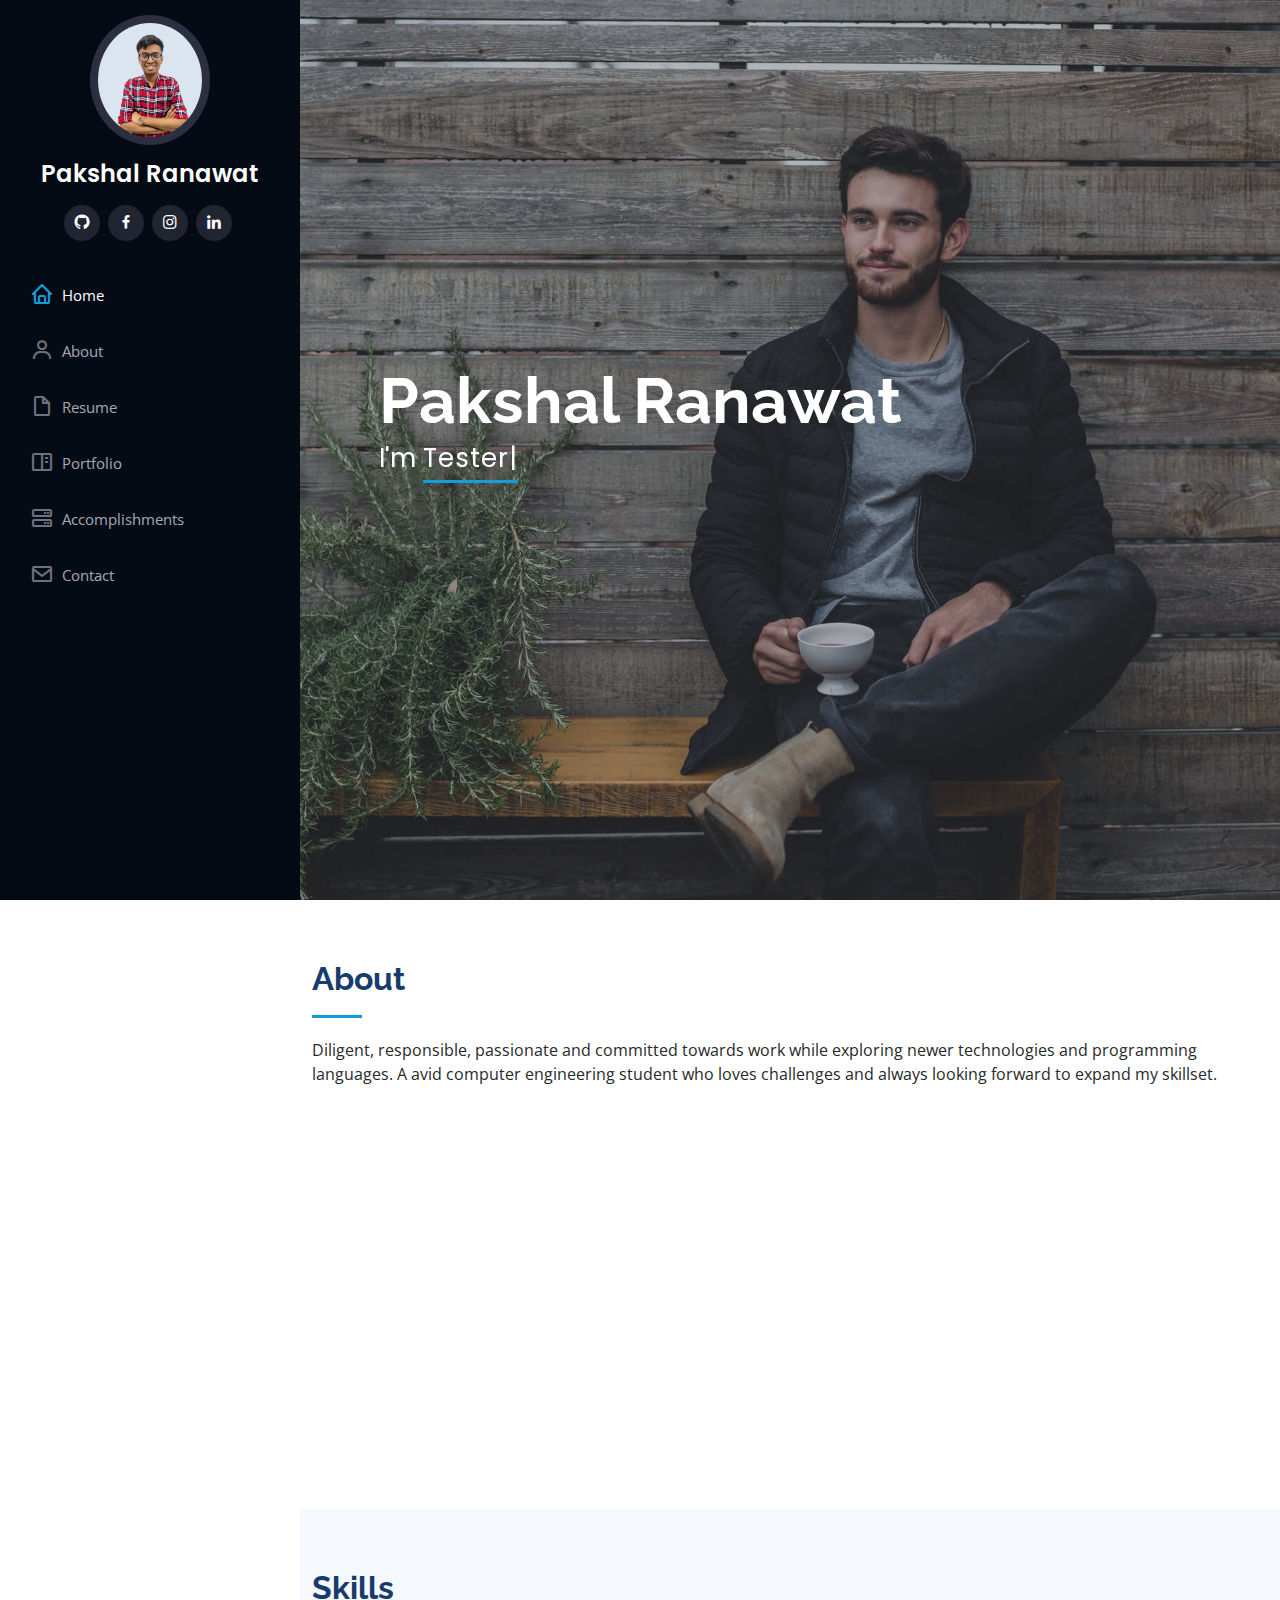
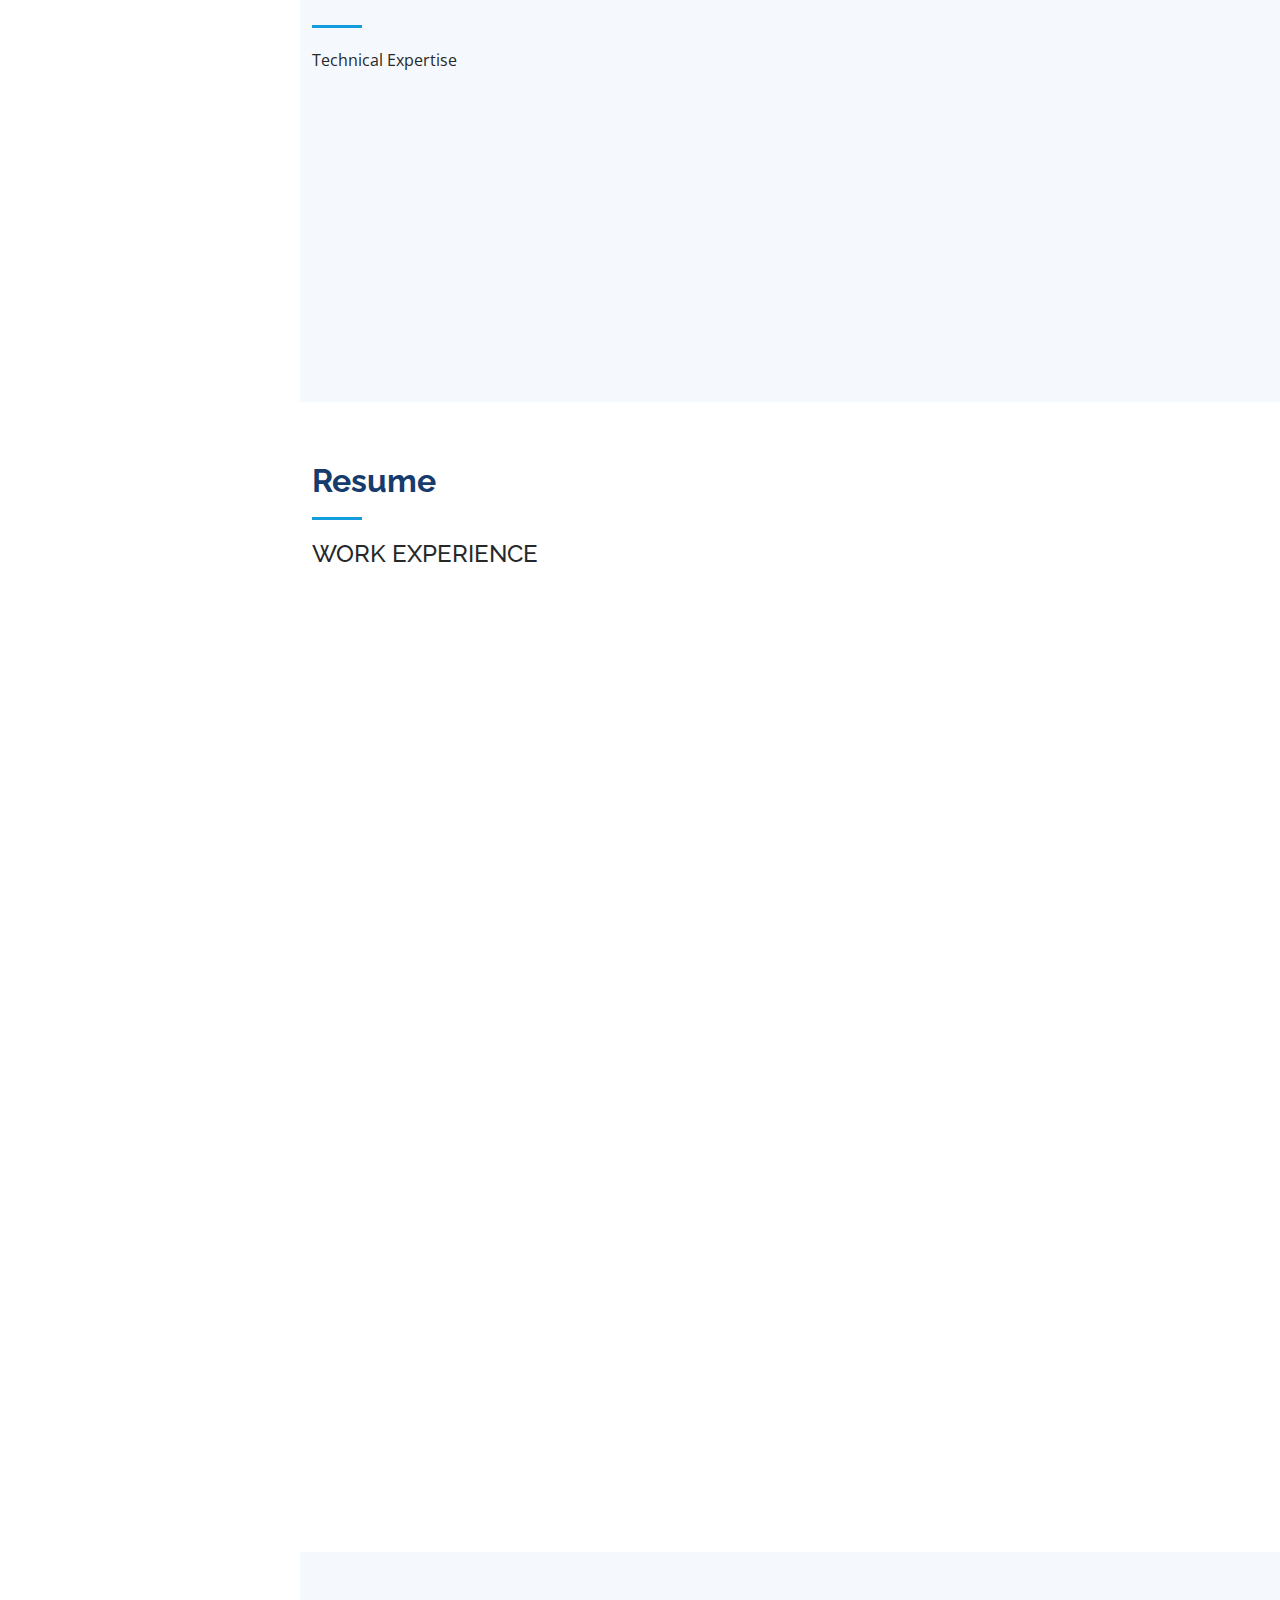
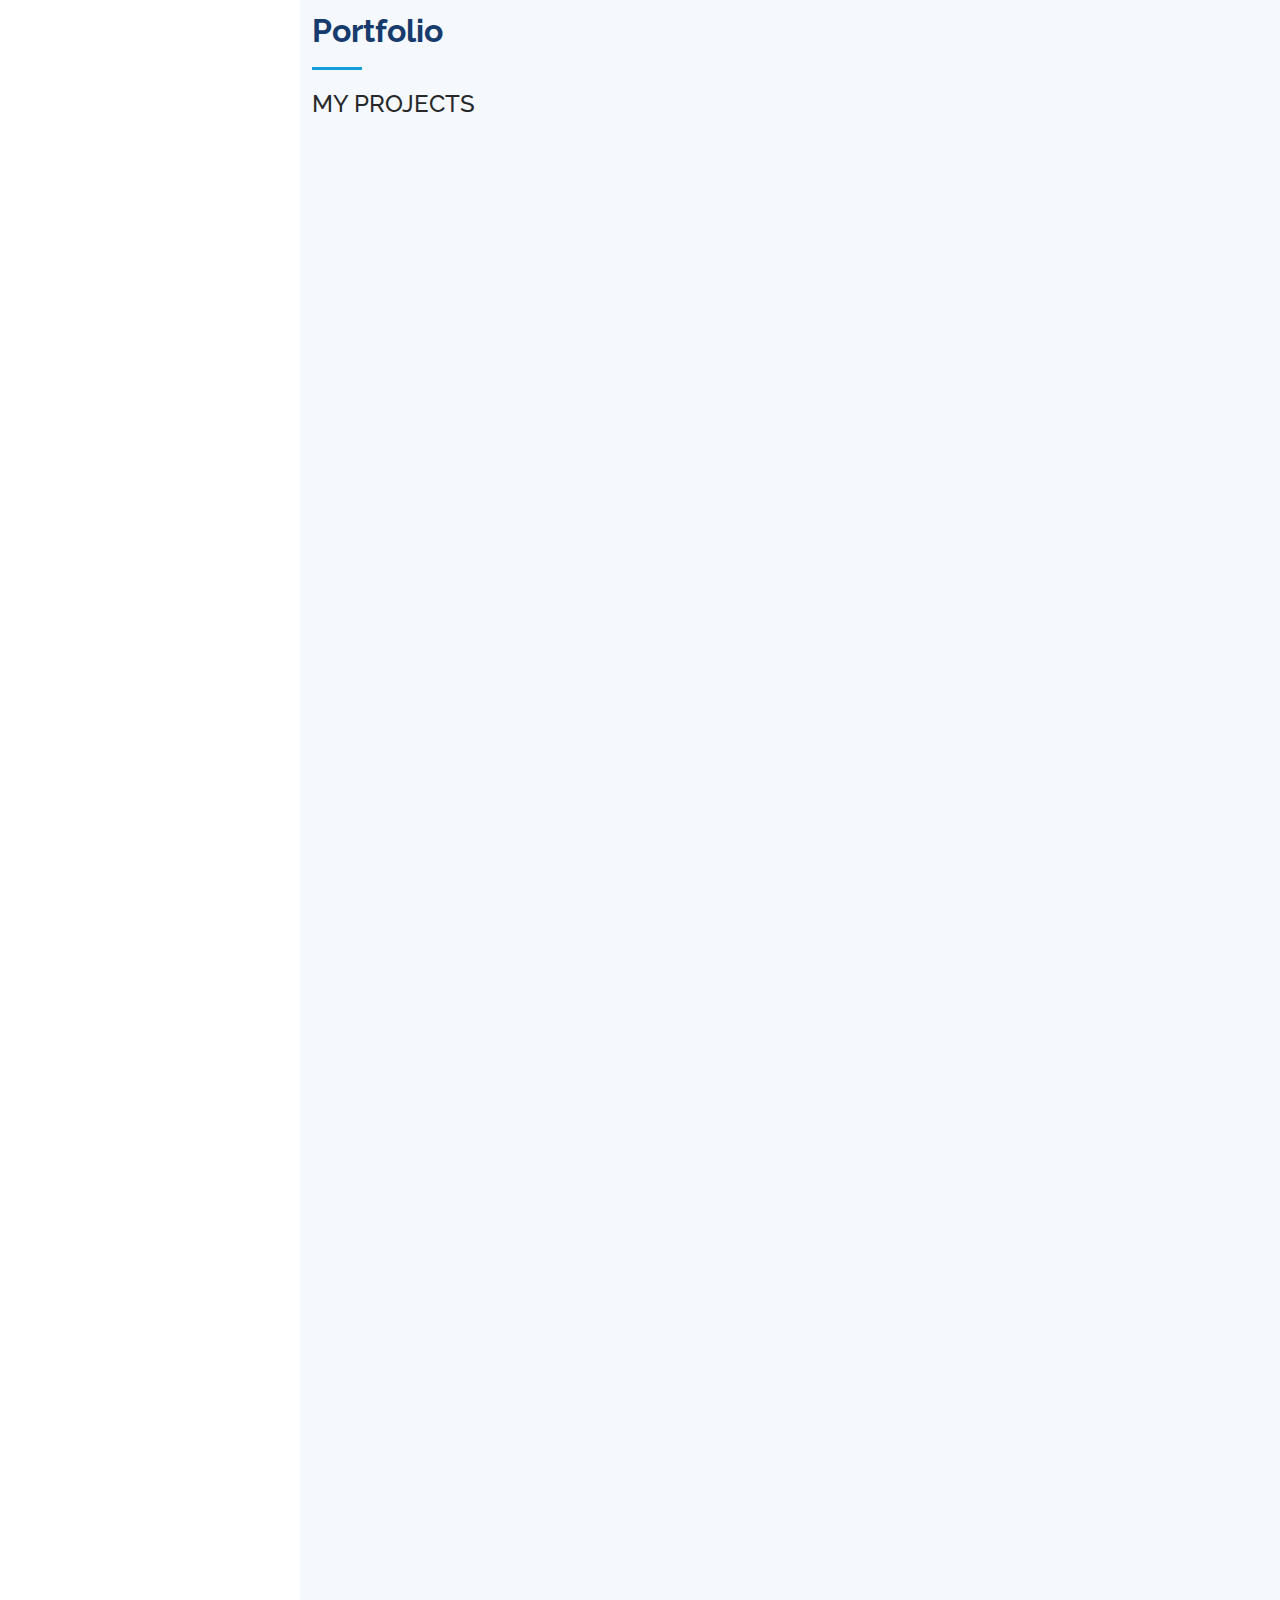
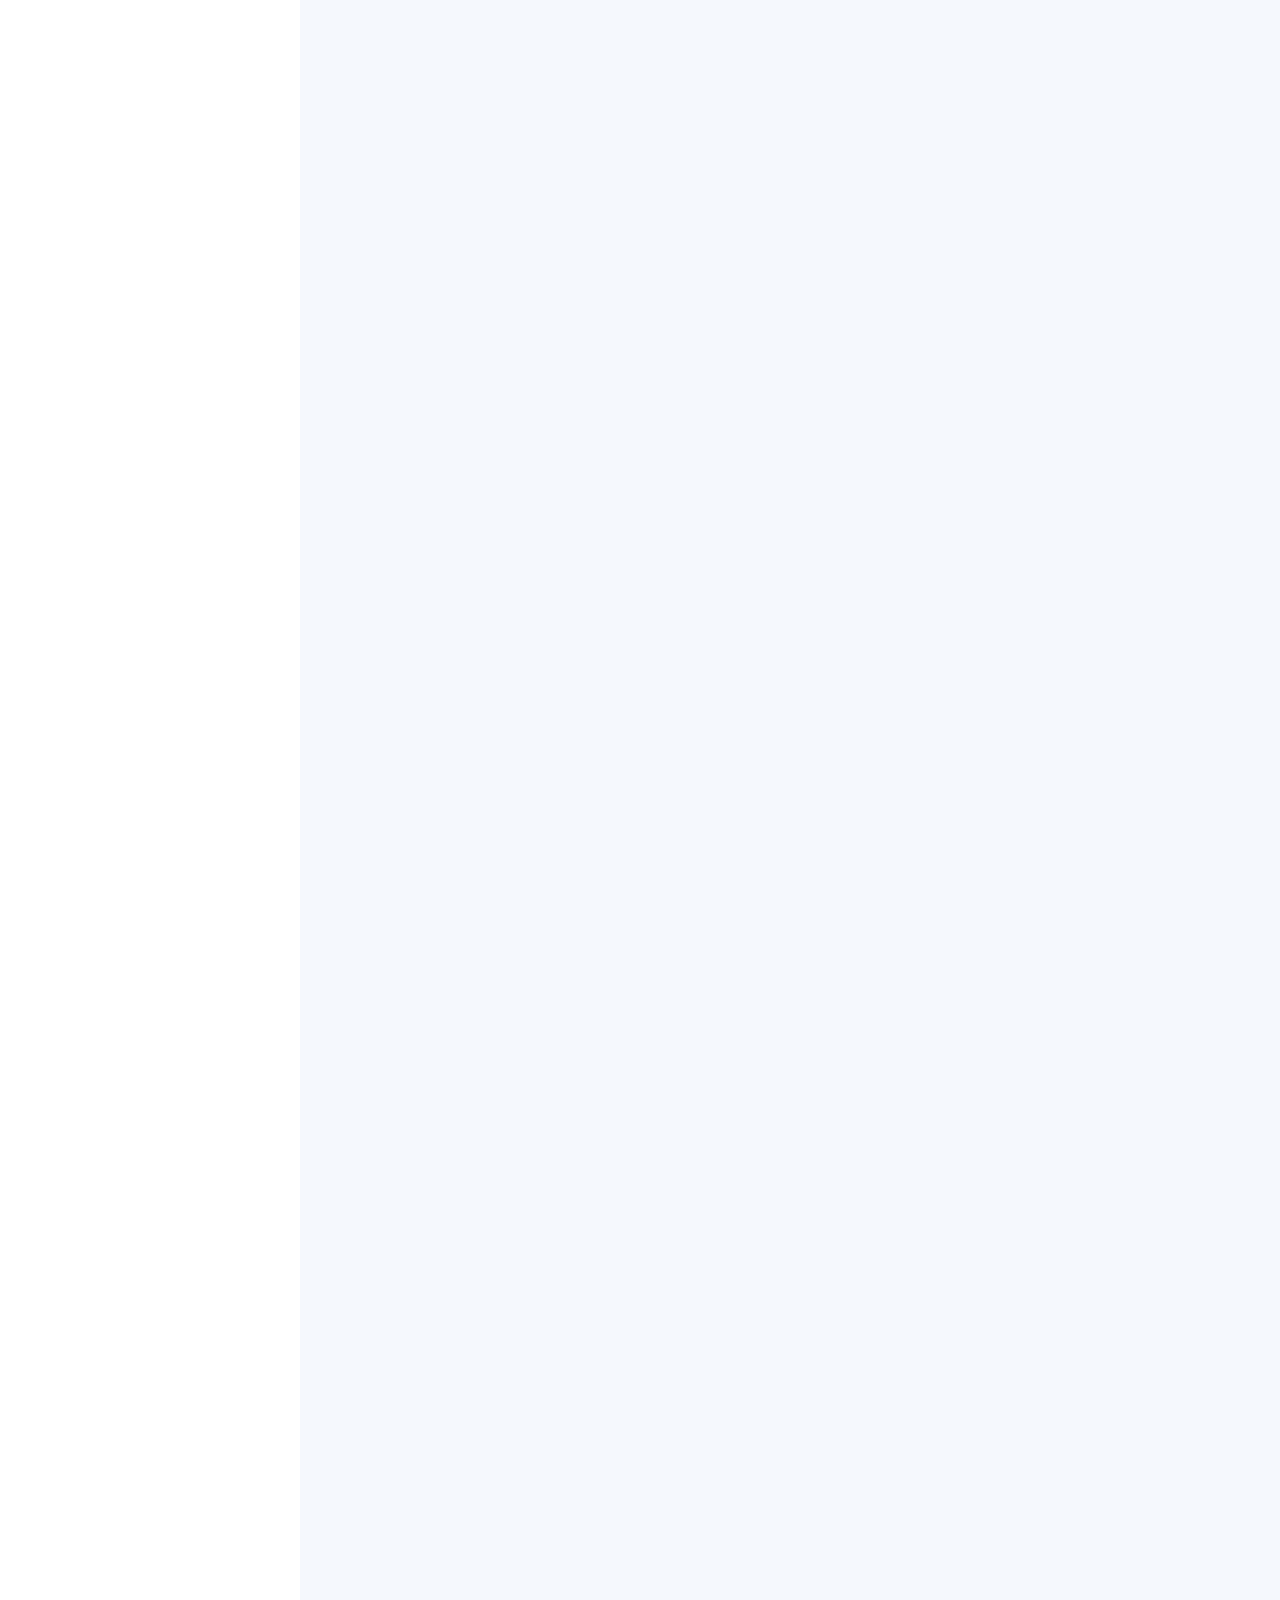
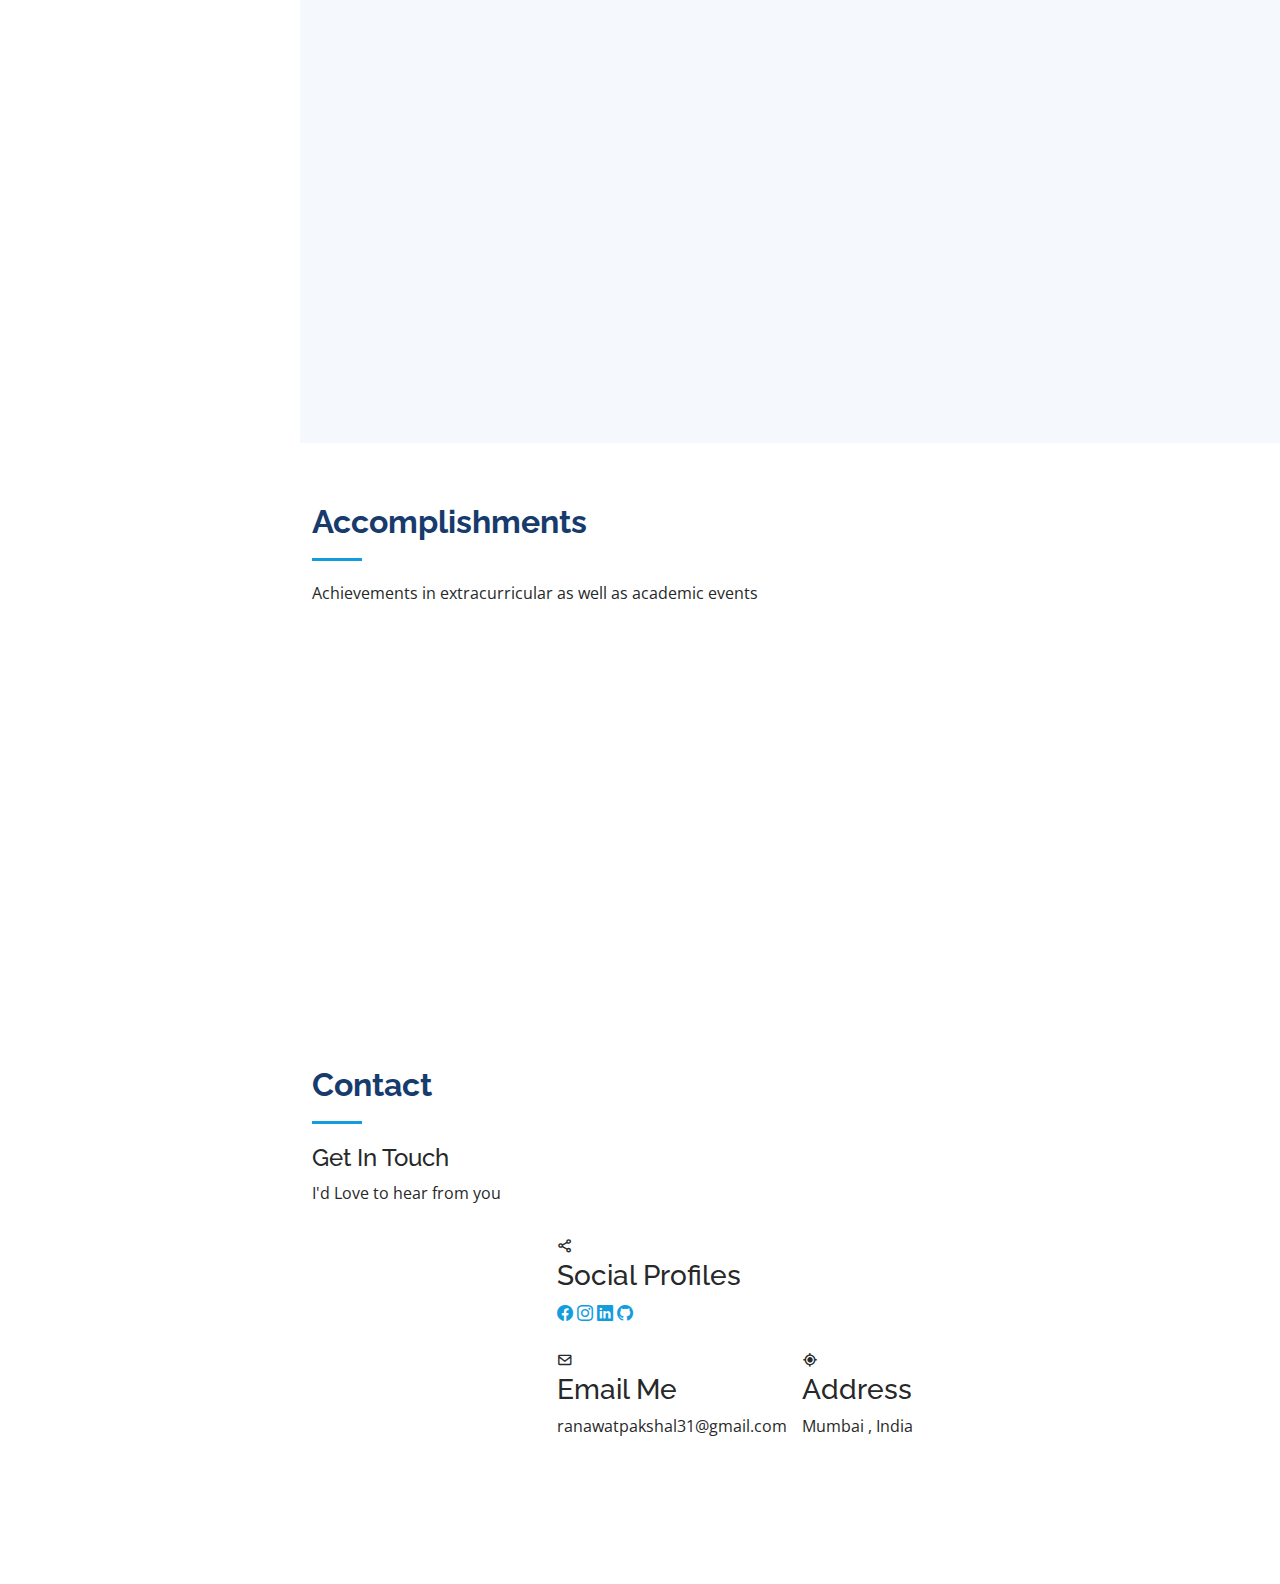
<file: index.html>
<!DOCTYPE html>
<html lang="en">

<head>
  <meta charset="utf-8">
  <meta content="width=device-width, initial-scale=1.0" name="viewport">

  <title>Pakshal Ranawat</title>
  <meta content="" name="description">
  <meta content="" name="keywords">

  <!-- Favicons -->
  <link href="assets/img/favicon.png" rel="icon">
  <link href="assets/img/apple-touch-icon.png" rel="apple-touch-icon">

  <!-- Google Fonts -->
  <link href="https://fonts.googleapis.com/css?family=Open+Sans:300,300i,400,400i,600,600i,700,700i|Raleway:300,300i,400,400i,500,500i,600,600i,700,700i|Poppins:300,300i,400,400i,500,500i,600,600i,700,700i" rel="stylesheet">

  <!-- Vendor CSS Files -->
  <link href="assets/vendor/aos/aos.css" rel="stylesheet">
  <link href="assets/vendor/bootstrap/css/bootstrap.min.css" rel="stylesheet">
  <link href="assets/vendor/bootstrap-icons/bootstrap-icons.css" rel="stylesheet">
  <link href="assets/vendor/boxicons/css/boxicons.min.css" rel="stylesheet">
  <link href="assets/vendor/glightbox/css/glightbox.min.css" rel="stylesheet">
  <link href="assets/vendor/swiper/swiper-bundle.min.css" rel="stylesheet">

  <!-- Template Main CSS File -->
  <link href="assets/css/style.css" rel="stylesheet">

  <!-- =======================================================
  * Template Name: iPortfolio - v3.8.1
  * Template URL: https://bootstrapmade.com/iportfolio-bootstrap-portfolio-websites-template/
  * Author: BootstrapMade.com
  * License: https://bootstrapmade.com/license/
  ======================================================== -->
</head>

<body>

  <!-- ======= Mobile nav toggle button ======= -->
  <i class="bi bi-list mobile-nav-toggle d-xl-none"></i>

  <!-- ======= Header ======= -->
  <header id="header">
    <div class="d-flex flex-column">

      <div class="profile">
        <img src="assets/img/smallprofile.png" alt="" class="img-fluid rounded-circle">
        <h1 class="text-light"><a href="index.html">Pakshal Ranawat</a></h1>
        <div class="social-links mt-3 text-center">
          <a href="https://github.com/PAKSHAL31" class="github" target="_blank"><i class="bx bxl-github"></i></a>
          <a href="https://www.facebook.com/pakshal.pakshal.9" class="facebook" target="_blank"><i class="bx bxl-facebook"></i></a>
          <a href="https://www.instagram.com/pakshal31/" class="instagram" target="_blank"><i class="bx bxl-instagram"></i></a>
          <!-- <a href="#" class="google-plus"><i class="bx bxl-skype"></i></a> -->
          <a href="https://www.linkedin.com/in/pakshal-ranawat-16400420a" class="linkedin" target="_blank"><i class="bx bxl-linkedin"></i></a>
        </div>
      </div>

      <nav id="navbar" class="nav-menu navbar">
        <ul>
          <li><a href="#hero" class="nav-link scrollto active"><i class="bx bx-home"></i> <span>Home</span></a></li>
          <li><a href="#about" class="nav-link scrollto"><i class="bx bx-user"></i> <span>About</span></a></li>
          <li><a href="#resume" class="nav-link scrollto"><i class="bx bx-file-blank"></i> <span>Resume</span></a></li>
          <li><a href="#portfolio" class="nav-link scrollto"><i class="bx bx-book-content"></i> <span>Portfolio</span></a></li>
          <li><a href="#services" class="nav-link scrollto"><i class="bx bx-server"></i> <span>Accomplishments</span></a></li>
          <li><a href="#contact" class="nav-link scrollto"><i class="bx bx-envelope"></i> <span>Contact</span></a></li>
        </ul>
      </nav><!-- .nav-menu -->
    </div>
  </header><!-- End Header -->

  <!-- ======= Hero Section ======= -->
  <section id="hero" class="d-flex flex-column justify-content-center align-items-center">
    <div class="hero-container" data-aos="fade-in">
      <h1>Pakshal Ranawat</h1>
      <p>I'm <span class="typed" data-typed-items="Tester, Full-Stack Developer, Programmer"></span></p>
    </div>
  </section><!-- End Hero -->

  <main id="main">

    <!-- ======= About Section ======= -->
    <section id="about" class="about">
      <div class="container">

        <div class="section-title">
          <h2>About</h2>
          <p>
            Diligent, responsible, passionate and committed towards work while exploring newer technologies and programming languages. A avid computer engineering student who 
            loves challenges and always looking forward to expand my skillset.
          </p>
        </div>

        <div class="row">
          <div class="col-lg-4" data-aos="fade-right">
            <img src="assets/img/smallprofile.png" class="img-fluid" alt="">
          </div>
          <div class="col-lg-8 pt-4 pt-lg-0 content" data-aos="fade-left">
            <h3>Computer Engineer &amp; Graduate Tester.</h3>
            <p class="fst-italic">
              Adaptive, visionary and a creative person, always looking forward to new endeavours.
            </p>
            <div class="row">
              <div class="col-lg-6">
                <ul>
                  <li><i class="bi bi-chevron-right"></i> <strong>Birthday:</strong> <span>31 August 2000</span></li>
                  <li><i class="bi bi-chevron-right"></i> <strong>Website:</strong> <span>www.example.com</span></li>
                  <li><i class="bi bi-chevron-right"></i> <strong>Phone:</strong> <span>+91 8291800167</span></li>
                  <li><i class="bi bi-chevron-right"></i> <strong>City:</strong> <span>Mumbai, India</span></li>
                </ul>
              </div>
              <div class="col-lg-6">
                <ul>
                  <li><i class="bi bi-chevron-right"></i> <strong>Age:</strong> <span>22</span></li>
                  <li><i class="bi bi-chevron-right"></i> <strong>Degree:</strong> <span>Bachelor of Engineering</span></li>
                  <li><i class="bi bi-chevron-right"></i> <strong>Email:</strong> <span>ranawatpakshal31@gmail.com</span></li>
                </ul>
              </div>
            </div>
            <p>
             Recent Universiy Graduate with a B.E in Computer Science. I am a problem solver and an excellent communicator who is eager to demonstrate my worth and talent. I try to focus on developing scallable and well-documented code.
            </p>
          </div>
        </div>

      </div>
    </section><!-- End About Section -->


    <!-- ======= Skills Section ======= -->
    <section id="skills" class="skills section-bg">
      <div class="container">

        <div class="section-title">
          <h2>Skills</h2>
          <p>Technical Expertise</p>
        </div>

        <div class="row skills-content">

          <div class="col-lg-6" data-aos="fade-up">

            <div class="progress">
              <span class="skill">HTML <i class="val">80%</i></span>
              <div class="progress-bar-wrap">
                <div class="progress-bar" role="progressbar" aria-valuenow="80" aria-valuemin="0" aria-valuemax="100"></div>
              </div>
            </div>

            <div class="progress">
              <span class="skill">CSS <i class="val">80%</i></span>
              <div class="progress-bar-wrap">
                <div class="progress-bar" role="progressbar" aria-valuenow="80" aria-valuemin="0" aria-valuemax="100"></div>
              </div>
            </div>

            <div class="progress">
              <span class="skill">JavaScript <i class="val">75%</i></span>
              <div class="progress-bar-wrap">
                <div class="progress-bar" role="progressbar" aria-valuenow="75" aria-valuemin="0" aria-valuemax="100"></div>
              </div>
            </div>
            
            <div class="progress">
              <span class="skill">Problem Solving <i class="val">95%</i></span>
              <div class="progress-bar-wrap">
                <div class="progress-bar" role="progressbar" aria-valuenow="95" aria-valuemin="0" aria-valuemax="100"></div>
              </div>
            </div>

          </div>

          <div class="col-lg-6" data-aos="fade-up" data-aos-delay="100">

            <div class="progress">
              <span class="skill">Android Development <i class="val">80%</i></span>
              <div class="progress-bar-wrap">
                <div class="progress-bar" role="progressbar" aria-valuenow="80" aria-valuemin="0" aria-valuemax="100"></div>
              </div>
            </div>

            <div class="progress">
              <span class="skill">Java <i class="val">90%</i></span>
              <div class="progress-bar-wrap">
                <div class="progress-bar" role="progressbar" aria-valuenow="90" aria-valuemin="0" aria-valuemax="100"></div>
              </div>
            </div>

            <div class="progress">
              <span class="skill">C++ <i class="val">90%</i></span>
              <div class="progress-bar-wrap">
                <div class="progress-bar" role="progressbar" aria-valuenow="90" aria-valuemin="0" aria-valuemax="100"></div>
              </div>
            </div>

            <div class="progress">
              <span class="skill">Python<i class="val">65%</i></span>
              <div class="progress-bar-wrap">
                <div class="progress-bar" role="progressbar" aria-valuenow="65" aria-valuemin="0" aria-valuemax="100"></div>
              </div>
            </div>
          </div>

        </div>

      </div>
    </section><!-- End Skills Section -->

    <!-- ======= Resume Section ======= -->
    <section id="resume" class="resume">
      <div class="container">

        <div class="section-title">
          <h2>Resume</h2>
          <h4>WORK EXPERIENCE</h4>
          <p></p>
        </div>

        <div class="row">
          <div class="col-lg-6" data-aos="fade-up">

            <h3 class="resume-title">Education</h3>
            <div class="resume-item">
              <h4>Bachelor in Computer Engineering</h4>
              <h5>2018 - 2022</h5>
              <h5>CGPA : 9.78</h5>
              <p><em>Don Bosco Institute of Technology,India</em></p>
              <ul>
                <li>Academic Topper.</li>
                <li>Association of Computing Machinery (ACM) : Advisor(2021-22), Technical Team(2019-20). </li>
                <li>Taught C++ Language and other tools to the students of DBIT through workshops.</li>
                <li>Build official website of Training and Placement Cell as well as projects from NGOs and Organization.</li>
                <li>Lead Cordinator for the Department Day of Computer Branch for the Year 2021-22.</li>
                <li>Organizer, Developer & Mentor for Teknack Gaming Studio.</li>
                <li>Won many Intra-College Technical Competitions.</li>
              </ul>
            </div>
            <div class="resume-item">
              <h4>Class XII</h4>
              <h5>SSC</h5>
              <h5>2016 - 2018</h5>
              <p><em>Royal Junior College, India</em></p>
            </div>
            <div class="resume-item">
              <h4>Class X</h4>
              <h5>CBSE</h5>
              <h5>2015 - 2016</h5>
              <p><em>Holy Angels' School & Junior College, India</em></p>
              <p>  </p>
            </div>
          </div>
          <div class="col-lg-6" data-aos="fade-up" data-aos-delay="100">
            <h3 class="resume-title">Professional Experience</h3>
            <div class="resume-item">
              <h4>Association of Computing Machinery(ACM)</h4>
              <h5>Advisor (2021 - Present)</h5>
              <ul>
                <li>Helped in planing and conductiing various events for ACM - DBIT.</li>
                <li>One of the Head Co-ordinator for the flagship event (Teknack) of ACM - DBIT. </li>
                <li>Mentored the core team of ACM - DBIT . </li>
                <li>Organized, managed and lead various events, workshops and trainings for students of our Institute.</li>
              </ul>
              <h4>Association of Computing Machinery(ACM)</h4>
              <h5>Technical Team (Jul 2019 - May 2020)</h5>
              <ul>
                <li>Developed the official website for the student chapter.</li>
                <li>Helped the core team for conducting various events, workshops and helped in pre-events like installation and setup of softwares. </li>
              </ul>
            </div>
            <div class="resume-item">
              <h4>TEKNACK GAMING STUDIO</h4>
              <h5>2019 - 2021</h5>
              <p><em>Game Developer , Organizer & Mentor</em></p>
              <ul>
                <li>Developed Android Games using Unity Engine and C#.Names of the Game - Holesync & Shooty Balls - Destroy the Evil.</li>
                <li>Won Best Concept Game for Holesync in 2020.</li>
                <li>Mentored Students on how to Develop Game.</li>
                <li>Organizing Head of the event for the Year 2021-2022.</li>
              </ul>
            </div>
          </div>
        </div>

      </div>
    </section><!-- End Resume Section -->

    <!-- ======= Portfolio Section ======= -->
    <section id="portfolio" class="portfolio section-bg">
      <div class="container">

        <div class="section-title">
          <h2>Portfolio</h2>
          <h4>MY PROJECTS </h4>
        </div>

        <div class="row" data-aos="fade-up">
          <div class="col-lg-12 d-flex justify-content-center">
            <ul id="portfolio-flters">
              <li data-filter="*" class="filter-active">All</li>
              <li data-filter=".filter-app">App</li>
              <li data-filter=".filter-web">Web</li>
            </ul>
          </div>
        </div>

        <div class="row portfolio-container" data-aos="fade-up" data-aos-delay="100">

          <div class="col-lg-4 col-md-6 portfolio-item filter-app">
            <div class="portfolio-wrap">
              <img src="assets/img/Apps/Holesync/img5.jpg" class="img-fluid-port" alt="">
              <div class="portfolio-links">
                <a href="assets/img/Apps/Holesync/img5.jpg" data-gallery="portfolioGallery" class="portfolio-lightbox" title="HoleSync"><i class="bx bx-plus"></i></a>
                <a href="https://play.google.com/store/apps/details?id=com.Teknack.HoleSync" target="_blank" title="Holesync"><i class="bx bx-link"></i></a>
              </div>
            </div>
          </div>

          <!-- Remainng  -->
          <div class="col-lg-4 col-md-6 portfolio-item filter-web">
            <div class="portfolio-wrap">
              <img src="assets/img/WebPages/Job-Portal/img1.png" class="img-fluid-port" alt="">
              <div class="portfolio-links">
                <a href="assets/img/WebPages/Job-Portal/img1.png" data-gallery="portfolioGallery" class="portfolio-lightbox" title="Job-Portal Website"><i class="bx bx-plus"></i></a>
                <a href="portfolio-details.html" target="_blank" title="Link"><i class="bx bx-link-external"></i></a>
              </div>
            </div>
          </div>

          <div class="col-lg-4 col-md-6 portfolio-item filter-app">
            <div class="portfolio-wrap">
              <img src="assets/img/Apps/ShootyBalls/img2.jpg" class="img-fluid-port" alt="">
              <div class="portfolio-links">
                <a href="assets/img/Apps/ShootyBalls/img2.jpg" data-gallery="portfolioGallery" class="portfolio-lightbox" title="Shooty Balls - Destroy The Evil"><i class="bx bx-plus"></i></a>
                <a href="https://play.google.com/store/apps/details?id=com.Teknack.ShootyBalls" target="_blank" title="Shooty Balls"><i class="bx bx-link"></i></a>
              </div>
            </div>
          </div>

          <div class="col-lg-4 col-md-6 portfolio-item filter-web">
            <div class="portfolio-wrap">
              <img src="assets/img/WebPages/Shantighar/img1.png" class="img-fluid-port" alt="">
              <div class="portfolio-links">
                <a href="assets/img/WebPages/Shantighar/img1.png" data-gallery="portfolioGallery" class="portfolio-lightbox" title="Shantighar Society (NGO) Website"><i class="bx bx-plus"></i></a>
                <a href="https://shantigharandheri.com/" target="_blank" title="Website"><i class="bx bx-link-external"></i></a>
              </div>
            </div>
          </div>

          <div class="col-lg-4 col-md-6 portfolio-item filter-app">
            <div class="portfolio-wrap">
              <img src="assets/img/Apps/ywca/img1.png" class="img-fluid-port" alt="">
              <div class="portfolio-links">
                <a href="assets/img/Apps/ywca/img1.png" data-gallery="portfolioGallery" class="portfolio-lightbox" title="YWCA of Bombay Application"><i class="bx bx-plus"></i></a>
                <a href="https://play.google.com/store/apps/details?id=com.sevatech.ywca" target="_blank" title="YWCA of Bombay"><i class="bx bx-link"></i></a>
              </div>
            </div>
          </div>

          <div class="col-lg-4 col-md-6 portfolio-item filter-web">
            <div class="portfolio-wrap">
              <img src="assets/img/WebPages/Placement/img1.png" class="img-fluid-port" alt="">
              <div class="portfolio-links">
                <a href="assets/img/WebPages/Placement/img1.png" data-gallery="portfolioGallery" class="portfolio-lightbox" title="DBIT Placement Website"><i class="bx bx-plus"></i></a>
                <a href="https://placement.dbit.in/" target="_blank" title="Website"><i class="bx bx-link-external"></i></a>
              </div>
            </div>
          </div>


          <div class="col-lg-4 col-md-6 portfolio-item filter-app">
            <div class="portfolio-wrap">
              <img src="assets/img/Apps/xchange/logo.png" class="img-fluid-port" alt="">
              <div class="portfolio-links">
                <a href="assets/img/Apps/xchange/logo.png" data-gallery="portfolioGallery" class="portfolio-lightbox" title="XChange Application"><i class="bx bx-plus"></i></a>
                <a href="portfolio-details.html" target="_parent" title="More Details"><i class="bx bx-link"></i></a>
              </div>
            </div>
          </div>

        </div>

      </div>
    </section><!-- End Portfolio Section -->

    <!-- ======= Services Section ======= -->
    <section id="services" class="services">
      <div class="container">

        <div class="section-title">
          <h2>Accomplishments</h2>
          <p>Achievements in extracurricular as well as academic events</p>
        </div>

        <div class="row">
          <div class="col-lg-4 col-md-6 icon-box" data-aos="fade-up">
            <div class="icon"><i class="bi bi-laptop"></i></div>
            <h4 class="title">Technical Excellence</h4>
            <p class="description">Awarded for Technical Excellence during Academic Year 2018-2022</p>
          </div>
          <div class="col-lg-4 col-md-6 icon-box" data-aos="fade-up" data-aos-delay="100">
            <div class="icon"><i class="bi bi-trophy"></i></div>
            <h4 class="title">Maths-Physics Quiz 2019</h4>
            <p class="description">Secured 2<sup>nd</sup> position in Intra College Quiz Competition 2019</p>
          </div>
          <div class="col-lg-4 col-md-6 icon-box" data-aos="fade-up" data-aos-delay="200">
            <div class="icon"><i class="bi bi-code"></i></div>
            <h4 class="title">Swat The Bug 2020</h4>
            <p class="description">Secured 2<sup>nd</sup> position in Coding Competition 2020</p>
          </div>
          <div class="col-lg-4 col-md-6 icon-box" data-aos="fade-up" data-aos-delay="300">
            <div class="icon"><i class="bi bi-controller"></i></div>
            <h4 class="title">Best Concept Game 2020</h4>
            <p class="description">Won the Award for best Concept Game for Holesync</p>
          </div>
          <div class="col-lg-4 col-md-6 icon-box" data-aos="fade-up" data-aos-delay="400">
            <div class="icon"><i class="bi bi-globe"></i></div>
            <h4 class="title">Scrum Certified Fundamentals</h4>
            <p class="description">SCRUMStudy - Accreditation body for Scrum and Agile in 2021</p>
          </div>
          <div class="col-lg-4 col-md-6 icon-box" data-aos="fade-up" data-aos-delay="500">
            <div class="icon"><i class="bi bi-bug"></i></div>
            <h4 class="title">Bug Knockout Quiz 2021</h4>
            <p class="description">Secured 1<sup>st</sup> position in Bug Finding Competion in 2021</p>
          </div>
        </div>

      </div>
    </section><!-- End Accomplishments Section -->


    <!-- ======= Contact Section ======= -->
    <section id="contact" class="contact">
      <div class="container">

        <div class="section-title">
          <h2>Contact</h2>
          <h4>Get In Touch</h4>I'd Love to hear from you</p>
        </div>

        <div class="row" style="justify-content:center; align-items:center;">

          <div class="col-lg-6">

            <div class="row">
              <div class="col-md-12">
                <div class="info-box">
                  <i class="bx bx-share-alt"></i>
                  <h3>Social Profiles</h3>
                  <div class="social-links">
                    <a href="https://www.facebook.com/pakshal.pakshal.9" target="_blank" class="facebook"><i class="bi bi-facebook"></i></a>
                    <a href="https://www.instagram.com/pakshal31/" target="_blank" class="instagram"><i class="bi bi-instagram"></i></a>
                    <a href="https://www.linkedin.com/in/pakshal-ranawat-16400420a" target="_blank" class="linkedin"><i class="bi bi-linkedin"></i></a>
                    <a href="https://github.com/PAKSHAL31" target="_blank" class="github"><i class="bi bi-github"></i></a>
                  </div>
                </div>
              </div>
              <div class="col-md-6">
                <div class="info-box mt-4">
                  <i class="bx bx-envelope"></i>
                  <h3>Email Me</h3>
                  <p>ranawatpakshal31@gmail.com</p>
                </div>
              </div>
              <div class="col-md-6">
                <div class="info-box mt-4">
                  <i class="bx bx-current-location"></i>
                  <h3>Address</h3>
                  <p>Mumbai , India</p>
                </div>
              </div>
            </div>

          </div>
        </div>

      </div>
    </section><!-- End Contact Section -->

  </main><!-- End #main -->


  <a href="#" class="back-to-top d-flex align-items-center justify-content-center"><i class="bi bi-arrow-up-short"></i></a>

  <!-- Vendor JS Files -->
  <script src="assets/vendor/purecounter/purecounter_vanilla.js"></script>
  <script src="assets/vendor/aos/aos.js"></script>
  <script src="assets/vendor/bootstrap/js/bootstrap.bundle.min.js"></script>
  <script src="assets/vendor/glightbox/js/glightbox.min.js"></script>
  <script src="assets/vendor/isotope-layout/isotope.pkgd.min.js"></script>
  <script src="assets/vendor/swiper/swiper-bundle.min.js"></script>
  <script src="assets/vendor/typed.js/typed.min.js"></script>
  <script src="assets/vendor/waypoints/noframework.waypoints.js"></script>
  <script src="assets/vendor/php-email-form/validate.js"></script>

  <!-- Template Main JS File -->
  <script src="assets/js/main.js"></script>

</body>

</html>
</file>
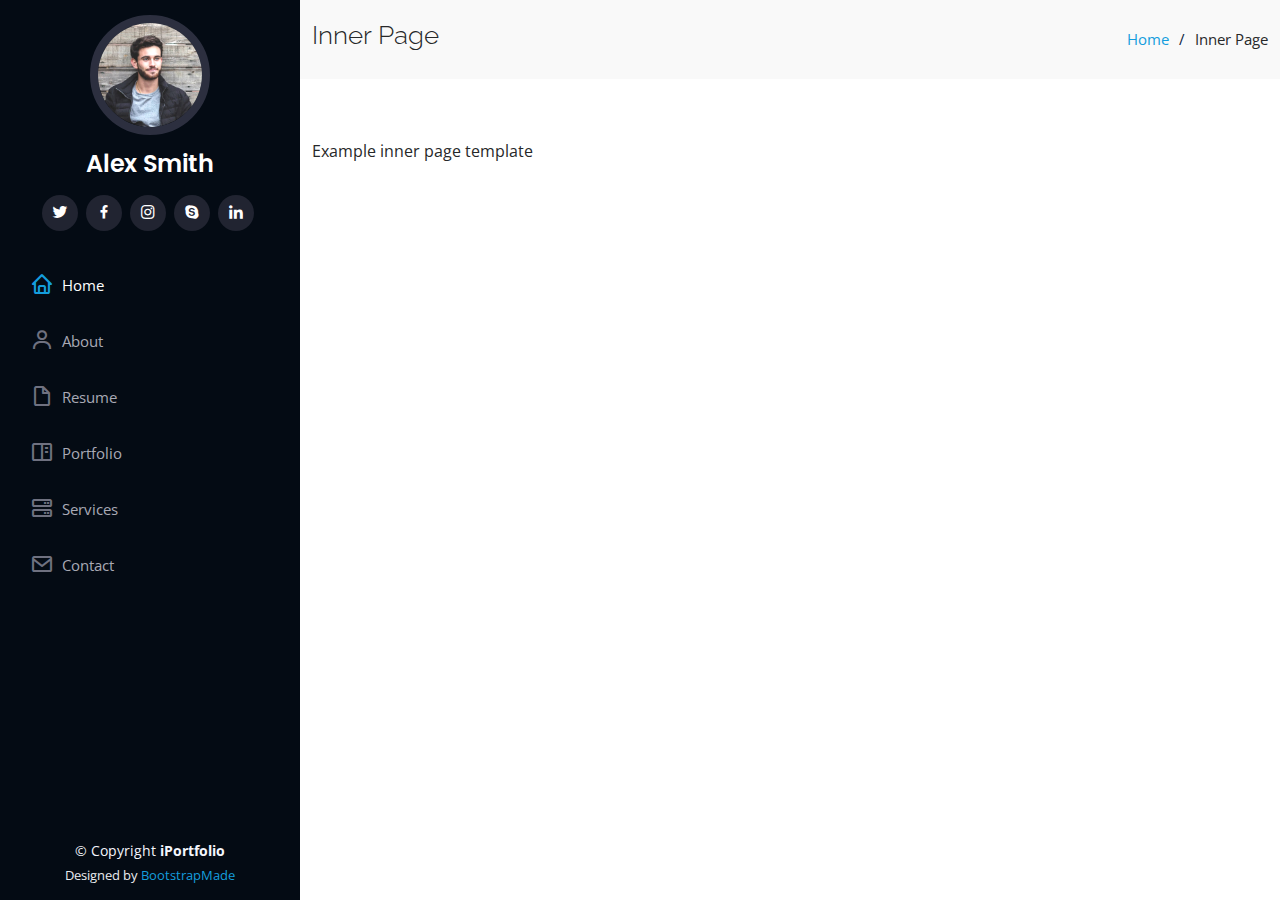
<file: inner-page.html>
<!DOCTYPE html>
<html lang="en">

<head>
  <meta charset="utf-8">
  <meta content="width=device-width, initial-scale=1.0" name="viewport">

  <title>Inner Page - iPortfolio Bootstrap Template</title>
  <meta content="" name="description">
  <meta content="" name="keywords">

  <!-- Favicons -->
  <link href="assets/img/favicon.png" rel="icon">
  <link href="assets/img/apple-touch-icon.png" rel="apple-touch-icon">

  <!-- Google Fonts -->
  <link href="https://fonts.googleapis.com/css?family=Open+Sans:300,300i,400,400i,600,600i,700,700i|Raleway:300,300i,400,400i,500,500i,600,600i,700,700i|Poppins:300,300i,400,400i,500,500i,600,600i,700,700i" rel="stylesheet">

  <!-- Vendor CSS Files -->
  <link href="assets/vendor/aos/aos.css" rel="stylesheet">
  <link href="assets/vendor/bootstrap/css/bootstrap.min.css" rel="stylesheet">
  <link href="assets/vendor/bootstrap-icons/bootstrap-icons.css" rel="stylesheet">
  <link href="assets/vendor/boxicons/css/boxicons.min.css" rel="stylesheet">
  <link href="assets/vendor/glightbox/css/glightbox.min.css" rel="stylesheet">
  <link href="assets/vendor/swiper/swiper-bundle.min.css" rel="stylesheet">

  <!-- Template Main CSS File -->
  <link href="assets/css/style.css" rel="stylesheet">

  <!-- =======================================================
  * Template Name: iPortfolio - v3.8.1
  * Template URL: https://bootstrapmade.com/iportfolio-bootstrap-portfolio-websites-template/
  * Author: BootstrapMade.com
  * License: https://bootstrapmade.com/license/
  ======================================================== -->
</head>

<body>

  <!-- ======= Mobile nav toggle button ======= -->
  <i class="bi bi-list mobile-nav-toggle d-xl-none"></i>

  <!-- ======= Header ======= -->
  <header id="header">
    <div class="d-flex flex-column">

      <div class="profile">
        <img src="assets/img/profile-img.jpg" alt="" class="img-fluid rounded-circle">
        <h1 class="text-light"><a href="index.html">Alex Smith</a></h1>
        <div class="social-links mt-3 text-center">
          <a href="#" class="twitter"><i class="bx bxl-twitter"></i></a>
          <a href="#" class="facebook"><i class="bx bxl-facebook"></i></a>
          <a href="#" class="instagram"><i class="bx bxl-instagram"></i></a>
          <a href="#" class="google-plus"><i class="bx bxl-skype"></i></a>
          <a href="#" class="linkedin"><i class="bx bxl-linkedin"></i></a>
        </div>
      </div>

      <nav id="navbar" class="nav-menu navbar">
        <ul>
          <li><a href="#hero" class="nav-link scrollto active"><i class="bx bx-home"></i> <span>Home</span></a></li>
          <li><a href="#about" class="nav-link scrollto"><i class="bx bx-user"></i> <span>About</span></a></li>
          <li><a href="#resume" class="nav-link scrollto"><i class="bx bx-file-blank"></i> <span>Resume</span></a></li>
          <li><a href="#portfolio" class="nav-link scrollto"><i class="bx bx-book-content"></i> <span>Portfolio</span></a></li>
          <li><a href="#services" class="nav-link scrollto"><i class="bx bx-server"></i> <span>Services</span></a></li>
          <li><a href="#contact" class="nav-link scrollto"><i class="bx bx-envelope"></i> <span>Contact</span></a></li>
        </ul>
      </nav><!-- .nav-menu -->
    </div>
  </header><!-- End Header -->

  <main id="main">

    <!-- ======= Breadcrumbs ======= -->
    <section class="breadcrumbs">
      <div class="container">

        <div class="d-flex justify-content-between align-items-center">
          <h2>Inner Page</h2>
          <ol>
            <li><a href="index.html">Home</a></li>
            <li>Inner Page</li>
          </ol>
        </div>

      </div>
    </section><!-- End Breadcrumbs -->

    <section class="inner-page">
      <div class="container">
        <p>
          Example inner page template
        </p>
      </div>
    </section>

  </main><!-- End #main -->

  <!-- ======= Footer ======= -->
  <footer id="footer">
    <div class="container">
      <div class="copyright">
        &copy; Copyright <strong><span>iPortfolio</span></strong>
      </div>
      <div class="credits">
        <!-- All the links in the footer should remain intact. -->
        <!-- You can delete the links only if you purchased the pro version. -->
        <!-- Licensing information: https://bootstrapmade.com/license/ -->
        <!-- Purchase the pro version with working PHP/AJAX contact form: https://bootstrapmade.com/iportfolio-bootstrap-portfolio-websites-template/ -->
        Designed by <a href="https://bootstrapmade.com/">BootstrapMade</a>
      </div>
    </div>
  </footer><!-- End  Footer -->

  <a href="#" class="back-to-top d-flex align-items-center justify-content-center"><i class="bi bi-arrow-up-short"></i></a>

  <!-- Vendor JS Files -->
  <script src="assets/vendor/purecounter/purecounter_vanilla.js"></script>
  <script src="assets/vendor/aos/aos.js"></script>
  <script src="assets/vendor/bootstrap/js/bootstrap.bundle.min.js"></script>
  <script src="assets/vendor/glightbox/js/glightbox.min.js"></script>
  <script src="assets/vendor/isotope-layout/isotope.pkgd.min.js"></script>
  <script src="assets/vendor/swiper/swiper-bundle.min.js"></script>
  <script src="assets/vendor/typed.js/typed.min.js"></script>
  <script src="assets/vendor/waypoints/noframework.waypoints.js"></script>
  <script src="assets/vendor/php-email-form/validate.js"></script>

  <!-- Template Main JS File -->
  <script src="assets/js/main.js"></script>

</body>

</html>
</file>
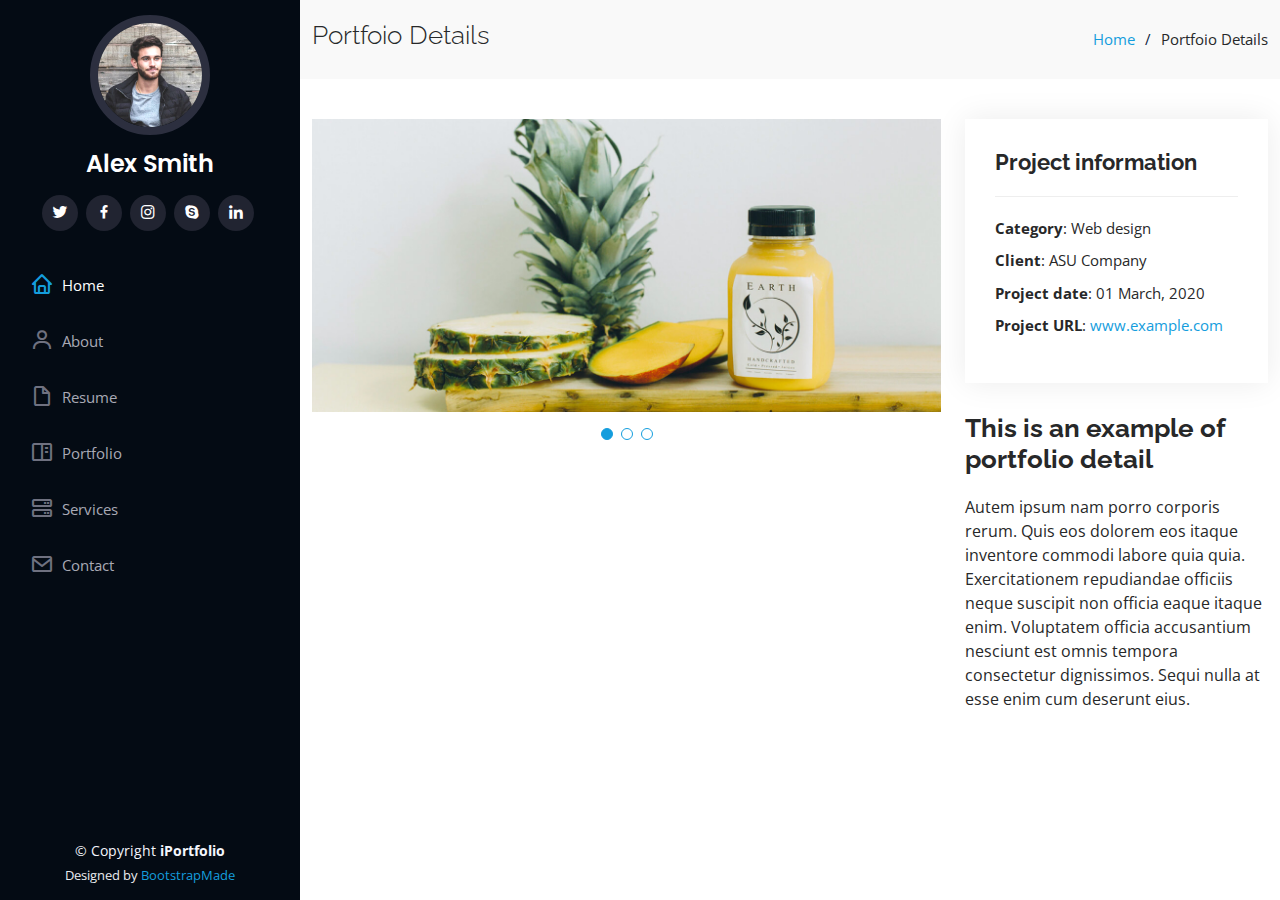
<file: portfolio-details.html>
<!DOCTYPE html>
<html lang="en">

<head>
  <meta charset="utf-8">
  <meta content="width=device-width, initial-scale=1.0" name="viewport">

  <title>Portfolio Details - iPortfolio Bootstrap Template</title>
  <meta content="" name="description">
  <meta content="" name="keywords">

  <!-- Favicons -->
  <link href="assets/img/favicon.png" rel="icon">
  <link href="assets/img/apple-touch-icon.png" rel="apple-touch-icon">

  <!-- Google Fonts -->
  <link href="https://fonts.googleapis.com/css?family=Open+Sans:300,300i,400,400i,600,600i,700,700i|Raleway:300,300i,400,400i,500,500i,600,600i,700,700i|Poppins:300,300i,400,400i,500,500i,600,600i,700,700i" rel="stylesheet">

  <!-- Vendor CSS Files -->
  <link href="assets/vendor/aos/aos.css" rel="stylesheet">
  <link href="assets/vendor/bootstrap/css/bootstrap.min.css" rel="stylesheet">
  <link href="assets/vendor/bootstrap-icons/bootstrap-icons.css" rel="stylesheet">
  <link href="assets/vendor/boxicons/css/boxicons.min.css" rel="stylesheet">
  <link href="assets/vendor/glightbox/css/glightbox.min.css" rel="stylesheet">
  <link href="assets/vendor/swiper/swiper-bundle.min.css" rel="stylesheet">

  <!-- Template Main CSS File -->
  <link href="assets/css/style.css" rel="stylesheet">

  <!-- =======================================================
  * Template Name: iPortfolio - v3.8.1
  * Template URL: https://bootstrapmade.com/iportfolio-bootstrap-portfolio-websites-template/
  * Author: BootstrapMade.com
  * License: https://bootstrapmade.com/license/
  ======================================================== -->
</head>

<body>

  <!-- ======= Mobile nav toggle button ======= -->
  <i class="bi bi-list mobile-nav-toggle d-xl-none"></i>

  <!-- ======= Header ======= -->
  <header id="header">
    <div class="d-flex flex-column">

      <div class="profile">
        <img src="assets/img/profile-img.jpg" alt="" class="img-fluid rounded-circle">
        <h1 class="text-light"><a href="index.html">Alex Smith</a></h1>
        <div class="social-links mt-3 text-center">
          <a href="#" class="twitter"><i class="bx bxl-twitter"></i></a>
          <a href="#" class="facebook"><i class="bx bxl-facebook"></i></a>
          <a href="#" class="instagram"><i class="bx bxl-instagram"></i></a>
          <a href="#" class="google-plus"><i class="bx bxl-skype"></i></a>
          <a href="#" class="linkedin"><i class="bx bxl-linkedin"></i></a>
        </div>
      </div>

      <nav id="navbar" class="nav-menu navbar">
        <ul>
          <li><a href="#hero" class="nav-link scrollto active"><i class="bx bx-home"></i> <span>Home</span></a></li>
          <li><a href="#about" class="nav-link scrollto"><i class="bx bx-user"></i> <span>About</span></a></li>
          <li><a href="#resume" class="nav-link scrollto"><i class="bx bx-file-blank"></i> <span>Resume</span></a></li>
          <li><a href="#portfolio" class="nav-link scrollto"><i class="bx bx-book-content"></i> <span>Portfolio</span></a></li>
          <li><a href="#services" class="nav-link scrollto"><i class="bx bx-server"></i> <span>Services</span></a></li>
          <li><a href="#contact" class="nav-link scrollto"><i class="bx bx-envelope"></i> <span>Contact</span></a></li>
        </ul>
      </nav><!-- .nav-menu -->
    </div>
  </header><!-- End Header -->

  <main id="main">

    <!-- ======= Breadcrumbs ======= -->
    <section id="breadcrumbs" class="breadcrumbs">
      <div class="container">

        <div class="d-flex justify-content-between align-items-center">
          <h2>Portfoio Details</h2>
          <ol>
            <li><a href="index.html">Home</a></li>
            <li>Portfoio Details</li>
          </ol>
        </div>

      </div>
    </section><!-- End Breadcrumbs -->

    <!-- ======= Portfolio Details Section ======= -->
    <section id="portfolio-details" class="portfolio-details">
      <div class="container">

        <div class="row gy-4">

          <div class="col-lg-8">
            <div class="portfolio-details-slider swiper">
              <div class="swiper-wrapper align-items-center">

                <div class="swiper-slide">
                  <img src="assets/img/portfolio/portfolio-details-1.jpg" alt="">
                </div>

                <div class="swiper-slide">
                  <img src="assets/img/portfolio/portfolio-details-2.jpg" alt="">
                </div>

                <div class="swiper-slide">
                  <img src="assets/img/portfolio/portfolio-details-3.jpg" alt="">
                </div>

              </div>
              <div class="swiper-pagination"></div>
            </div>
          </div>

          <div class="col-lg-4">
            <div class="portfolio-info">
              <h3>Project information</h3>
              <ul>
                <li><strong>Category</strong>: Web design</li>
                <li><strong>Client</strong>: ASU Company</li>
                <li><strong>Project date</strong>: 01 March, 2020</li>
                <li><strong>Project URL</strong>: <a href="#">www.example.com</a></li>
              </ul>
            </div>
            <div class="portfolio-description">
              <h2>This is an example of portfolio detail</h2>
              <p>
                Autem ipsum nam porro corporis rerum. Quis eos dolorem eos itaque inventore commodi labore quia quia. Exercitationem repudiandae officiis neque suscipit non officia eaque itaque enim. Voluptatem officia accusantium nesciunt est omnis tempora consectetur dignissimos. Sequi nulla at esse enim cum deserunt eius.
              </p>
            </div>
          </div>

        </div>

      </div>
    </section><!-- End Portfolio Details Section -->

  </main><!-- End #main -->

  <!-- ======= Footer ======= -->
  <footer id="footer">
    <div class="container">
      <div class="copyright">
        &copy; Copyright <strong><span>iPortfolio</span></strong>
      </div>
      <div class="credits">
        <!-- All the links in the footer should remain intact. -->
        <!-- You can delete the links only if you purchased the pro version. -->
        <!-- Licensing information: https://bootstrapmade.com/license/ -->
        <!-- Purchase the pro version with working PHP/AJAX contact form: https://bootstrapmade.com/iportfolio-bootstrap-portfolio-websites-template/ -->
        Designed by <a href="https://bootstrapmade.com/">BootstrapMade</a>
      </div>
    </div>
  </footer><!-- End  Footer -->

  <a href="#" class="back-to-top d-flex align-items-center justify-content-center"><i class="bi bi-arrow-up-short"></i></a>

  <!-- Vendor JS Files -->
  <script src="assets/vendor/purecounter/purecounter_vanilla.js"></script>
  <script src="assets/vendor/aos/aos.js"></script>
  <script src="assets/vendor/bootstrap/js/bootstrap.bundle.min.js"></script>
  <script src="assets/vendor/glightbox/js/glightbox.min.js"></script>
  <script src="assets/vendor/isotope-layout/isotope.pkgd.min.js"></script>
  <script src="assets/vendor/swiper/swiper-bundle.min.js"></script>
  <script src="assets/vendor/typed.js/typed.min.js"></script>
  <script src="assets/vendor/waypoints/noframework.waypoints.js"></script>
  <script src="assets/vendor/php-email-form/validate.js"></script>

  <!-- Template Main JS File -->
  <script src="assets/js/main.js"></script>

</body>

</html>
</file>
<file: assets/css/style.css>
/**
* Template Name: iPortfolio - v3.8.1
* Template URL: https://bootstrapmade.com/iportfolio-bootstrap-portfolio-websites-template/
* Author: BootstrapMade.com
* License: https://bootstrapmade.com/license/
*/

/*--------------------------------------------------------------
# General
--------------------------------------------------------------*/
body {
  font-family: "Open Sans", sans-serif;
  color: #272829;
}

a {
  color: #149ddd;
  text-decoration: none;
}

a:hover {
  color: #37b3ed;
  text-decoration: none;
}

h1,
h2,
h3,
h4,
h5,
h6 {
  font-family: "Raleway", sans-serif;
}

/*--------------------------------------------------------------
# Back to top button
--------------------------------------------------------------*/
.back-to-top {
  position: fixed;
  visibility: hidden;
  opacity: 0;
  right: 15px;
  bottom: 15px;
  z-index: 996;
  background: #149ddd;
  width: 40px;
  height: 40px;
  border-radius: 50px;
  transition: all 0.4s;
}

.back-to-top i {
  font-size: 28px;
  color: #fff;
  line-height: 0;
}

.back-to-top:hover {
  background: #2eafec;
  color: #fff;
}

.back-to-top.active {
  visibility: visible;
  opacity: 1;
}

/*--------------------------------------------------------------
# Header
--------------------------------------------------------------*/
#header {
  position: fixed;
  top: 0;
  left: 0;
  bottom: 0;
  width: 300px;
  transition: all ease-in-out 0.5s;
  z-index: 9997;
  transition: all 0.5s;
  padding: 0 15px;
  background: #040b14;
  overflow-y: auto;
}

#header .profile img {
  margin: 15px auto;
  display: block;
  width: 120px;
  border: 8px solid #2c2f3f;
}

#header .profile h1 {
  font-size: 24px;
  margin: 0;
  padding: 0;
  font-weight: 600;
  -moz-text-align-last: center;
  text-align-last: center;
  font-family: "Poppins", sans-serif;
}

#header .profile h1 a,
#header .profile h1 a:hover {
  color: #fff;
  text-decoration: none;
}

#header .profile .social-links a {
  font-size: 18px;
  display: inline-block;
  background: #212431;
  color: #fff;
  line-height: 1;
  padding: 8px 0;
  margin-right: 4px;
  border-radius: 50%;
  text-align: center;
  width: 36px;
  height: 36px;
  transition: 0.3s;
}

#header .profile .social-links a:hover {
  background: #149ddd;
  color: #fff;
  text-decoration: none;
}

#main {
  margin-left: 300px;
}

@media (max-width: 1199px) {
  #header {
    left: -300px;
  }

  #main {
    margin-left: 0;
  }
}

/*--------------------------------------------------------------
# Navigation Menu
--------------------------------------------------------------*/
/* Desktop Navigation */
.nav-menu {
  padding: 30px 0 0 0;
}

.nav-menu * {
  margin: 0;
  padding: 0;
  list-style: none;
}

.nav-menu>ul>li {
  position: relative;
  white-space: nowrap;
}

.nav-menu a,
.nav-menu a:focus {
  display: flex;
  align-items: center;
  color: #a8a9b4;
  padding: 12px 15px;
  margin-bottom: 8px;
  transition: 0.3s;
  font-size: 15px;
}

.nav-menu a i,
.nav-menu a:focus i {
  font-size: 24px;
  padding-right: 8px;
  color: #6f7180;
}

.nav-menu a:hover,
.nav-menu .active,
.nav-menu .active:focus,
.nav-menu li:hover>a {
  text-decoration: none;
  color: #fff;
}

.nav-menu a:hover i,
.nav-menu .active i,
.nav-menu .active:focus i,
.nav-menu li:hover>a i {
  color: #149ddd;
}

/* Mobile Navigation */
.mobile-nav-toggle {
  position: fixed;
  right: 15px;
  top: 15px;
  z-index: 9998;
  border: 0;
  font-size: 24px;
  transition: all 0.4s;
  outline: none !important;
  background-color: #149ddd;
  color: #fff;
  width: 40px;
  height: 40px;
  display: inline-flex;
  align-items: center;
  justify-content: center;
  line-height: 0;
  border-radius: 50px;
  cursor: pointer;
}

.mobile-nav-active {
  overflow: hidden;
}

.mobile-nav-active #header {
  left: 0;
}

/*--------------------------------------------------------------
# Hero Section
--------------------------------------------------------------*/
#hero {
  width: 100%;
  height: 100vh;
  background: url("../img/hero-bg.jpg") top center;
  background-size: cover;
}

#hero:before {
  content: "";
  background: rgba(5, 13, 24, 0.3);
  position: absolute;
  bottom: 0;
  top: 0;
  left: 0;
  right: 0;
  z-index: 1;
}

#hero .hero-container {
  position: relative;
  z-index: 2;
  min-width: 300px;
}

#hero h1 {
  margin: 0 0 10px 0;
  font-size: 64px;
  font-weight: 700;
  line-height: 56px;
  color: #fff;
}

#hero p {
  color: #fff;
  margin-bottom: 50px;
  font-size: 26px;
  font-family: "Poppins", sans-serif;
}

#hero p span {
  color: #fff;
  padding-bottom: 4px;
  letter-spacing: 1px;
  border-bottom: 3px solid #149ddd;
}

@media (min-width: 1024px) {
  #hero {
    background-attachment: fixed;
  }
}

@media (max-width: 768px) {
  #hero h1 {
    font-size: 28px;
    line-height: 36px;
  }

  #hero h2 {
    font-size: 18px;
    line-height: 24px;
    margin-bottom: 30px;
  }
}

/*--------------------------------------------------------------
# Sections General
--------------------------------------------------------------*/
section {
  padding: 60px 0;
  overflow: hidden;
}

.section-bg {
  background: #f5f8fd;
}

.section-title {
  padding-bottom: 30px;
}

.section-title h2 {
  font-size: 32px;
  font-weight: bold;
  margin-bottom: 20px;
  padding-bottom: 20px;
  position: relative;
  color: #173b6c;
}

.section-title h2::after {
  content: "";
  position: absolute;
  display: block;
  width: 50px;
  height: 3px;
  background: #149ddd;
  bottom: 0;
  left: 0;
}

.section-title p {
  margin-bottom: 0;
}

/*--------------------------------------------------------------
# About
--------------------------------------------------------------*/
.about .content h3 {
  font-weight: 700;
  font-size: 26px;
  color: #173b6c;
}

.about .content ul {
  list-style: none;
  padding: 0;
}

.about .content ul li {
  margin-bottom: 20px;
  display: flex;
  align-items: center;
}

.about .content ul strong {
  margin-right: 10px;
}

.about .content ul i {
  font-size: 16px;
  margin-right: 5px;
  color: #149ddd;
  line-height: 0;
}

.about .content p:last-child {
  margin-bottom: 0;
}

/*--------------------------------------------------------------
# Facts
--------------------------------------------------------------*/
.facts {
  padding-bottom: 30px;
}

.facts .count-box {
  padding: 30px;
  width: 100%;
}

.facts .count-box i {
  display: block;
  font-size: 44px;
  color: #149ddd;
  float: left;
  line-height: 0;
}

.facts .count-box span {
  font-size: 48px;
  line-height: 40px;
  display: block;
  font-weight: 700;
  color: #050d18;
  margin-left: 60px;
}

.facts .count-box p {
  padding: 15px 0 0 0;
  margin: 0 0 0 60px;
  font-family: "Raleway", sans-serif;
  font-size: 14px;
  color: #122f57;
}

.facts .count-box a {
  font-weight: 600;
  display: block;
  margin-top: 20px;
  color: #122f57;
  font-size: 15px;
  font-family: "Poppins", sans-serif;
  transition: ease-in-out 0.3s;
}

.facts .count-box a:hover {
  color: #1f5297;
}

/*--------------------------------------------------------------
# Akills
--------------------------------------------------------------*/
.skills .progress {
  height: 60px;
  display: block;
  background: none;
  border-radius: 0;
}

.skills .progress .skill {
  padding: 0;
  margin: 0 0 6px 0;
  text-transform: uppercase;
  display: block;
  font-weight: 600;
  font-family: "Poppins", sans-serif;
  color: #050d18;
}

.skills .progress .skill .val {
  float: right;
  font-style: normal;
}

.skills .progress-bar-wrap {
  background: #dce8f8;
  height: 10px;
}

.skills .progress-bar {
  width: 1px;
  height: 10px;
  transition: 0.9s;
  background-color: #149ddd;
}

/*--------------------------------------------------------------
# Resume
--------------------------------------------------------------*/
.resume .resume-title {
  font-size: 26px;
  font-weight: 700;
  margin-top: 20px;
  margin-bottom: 20px;
  color: #050d18;
}

.resume .resume-item {
  padding: 0 0 20px 20px;
  margin-top: -2px;
  border-left: 2px solid #1f5297;
  position: relative;
}

.resume .resume-item h4 {
  line-height: 18px;
  font-size: 18px;
  font-weight: 600;
  text-transform: uppercase;
  font-family: "Poppins", sans-serif;
  color: #050d18;
  margin-bottom: 10px;
}

.resume .resume-item h5 {
  font-size: 16px;
  background: #e4edf9;
  padding: 5px 15px;
  display: inline-block;
  font-weight: 600;
  margin-bottom: 10px;
}

.resume .resume-item ul {
  padding-left: 20px;
}

.resume .resume-item ul li {
  padding-bottom: 10px;
}

.resume .resume-item:last-child {
  padding-bottom: 0;
}

.resume .resume-item::before {
  content: "";
  position: absolute;
  width: 16px;
  height: 16px;
  border-radius: 50px;
  left: -9px;
  top: 0;
  background: #fff;
  border: 2px solid #1f5297;
}

/*--------------------------------------------------------------
# Portfolio
--------------------------------------------------------------*/
.portfolio .portfolio-item {
  margin-bottom: 30px;
}

.portfolio #portfolio-flters {
  padding: 0;
  margin: 0 auto 35px auto;
  list-style: none;
  text-align: center;
  background: #fff;
  border-radius: 50px;
  padding: 2px 15px;
}

.portfolio #portfolio-flters li {
  cursor: pointer;
  display: inline-block;
  padding: 10px 15px 8px 15px;
  font-size: 14px;
  font-weight: 600;
  line-height: 1;
  text-transform: uppercase;
  color: #272829;
  margin-bottom: 5px;
  transition: all 0.3s ease-in-out;
}

.portfolio #portfolio-flters li:hover,
.portfolio #portfolio-flters li.filter-active {
  color: #149ddd;
}

.portfolio #portfolio-flters li:last-child {
  margin-right: 0;
}

.portfolio .portfolio-wrap {
  transition: 0.3s;
  position: relative;
  overflow: hidden;
  z-index: 1;
}

.portfolio .portfolio-wrap::before {
  content: "";
  background: rgba(255, 255, 255, 0.5);
  position: absolute;
  left: 0;
  right: 0;
  top: 0;
  bottom: 0;
  transition: all ease-in-out 0.3s;
  z-index: 2;
  opacity: 0;
}

.portfolio .portfolio-wrap .portfolio-links {
  opacity: 1;
  left: 0;
  right: 0;
  bottom: -60px;
  z-index: 3;
  position: absolute;
  transition: all ease-in-out 0.3s;
  display: flex;
  justify-content: center;
}

.portfolio .portfolio-wrap .portfolio-links a {
  color: #fff;
  font-size: 28px;
  text-align: center;
  background: rgba(20, 157, 221, 0.75);
  transition: 0.3s;
  width: 50%;
}

.portfolio .portfolio-wrap .portfolio-links a:hover {
  background: rgba(20, 157, 221, 0.95);
}

.portfolio .portfolio-wrap .portfolio-links a+a {
  border-left: 1px solid #37b3ed;
}

.portfolio .portfolio-wrap:hover::before {
  top: 0;
  left: 0;
  right: 0;
  bottom: 0;
  opacity: 1;
}

.portfolio .portfolio-wrap:hover .portfolio-links {
  opacity: 1;
  bottom: 0;
}

/*--------------------------------------------------------------
# Portfolio Details
--------------------------------------------------------------*/
.portfolio-details {
  padding-top: 40px;
}

.portfolio-details .portfolio-details-slider img {
  width: 100%;
}

.portfolio-details .portfolio-details-slider .swiper-pagination {
  margin-top: 20px;
  position: relative;
}

.portfolio-details .portfolio-details-slider .swiper-pagination .swiper-pagination-bullet {
  width: 12px;
  height: 12px;
  background-color: #fff;
  opacity: 1;
  border: 1px solid #149ddd;
}

.portfolio-details .portfolio-details-slider .swiper-pagination .swiper-pagination-bullet-active {
  background-color: #149ddd;
}

.portfolio-details .portfolio-info {
  padding: 30px;
  box-shadow: 0px 0 30px rgba(5, 13, 24, 0.08);
}

.portfolio-details .portfolio-info h3 {
  font-size: 22px;
  font-weight: 700;
  margin-bottom: 20px;
  padding-bottom: 20px;
  border-bottom: 1px solid #eee;
}

.portfolio-details .portfolio-info ul {
  list-style: none;
  padding: 0;
  font-size: 15px;
}

.portfolio-details .portfolio-info ul li+li {
  margin-top: 10px;
}

.portfolio-details .portfolio-description {
  padding-top: 30px;
}

.portfolio-details .portfolio-description h2 {
  font-size: 26px;
  font-weight: 700;
  margin-bottom: 20px;
}

.portfolio-details .portfolio-description p {
  padding: 0;
}

/*--------------------------------------------------------------
# Services
--------------------------------------------------------------*/
.services .icon-box {
  margin-bottom: 20px;
}

.services .icon {
  float: left;
  display: flex;
  align-items: center;
  justify-content: center;
  width: 54px;
  height: 54px;
  background: #149ddd;
  border-radius: 50%;
  transition: 0.5s;
  border: 1px solid #149ddd;
}

.services .icon i {
  color: #fff;
  font-size: 24px;
  line-height: 0;
}

.services .icon-box:hover .icon {
  background: #fff;
}

.services .icon-box:hover .icon i {
  color: #149ddd;
}

.services .title {
  margin-left: 80px;
  font-weight: 700;
  margin-bottom: 15px;
  font-size: 18px;
}

.services .title a {
  color: #343a40;
}

.services .title a:hover {
  color: #149ddd;
}

.services .description {
  margin-left: 80px;
  line-height: 24px;
  font-size: 14px;
}

/*--------------------------------------------------------------
# Testimonials
--------------------------------------------------------------*/
.testimonials .testimonials-carousel,
.testimonials .testimonials-slider {
  overflow: hidden;
}

.testimonials .testimonial-item {
  box-sizing: content-box;
  text-align: center;
  min-height: 320px;
}

.testimonials .testimonial-item .testimonial-img {
  width: 90px;
  border-radius: 50%;
  margin: 0 auto;
}

.testimonials .testimonial-item h3 {
  font-size: 18px;
  font-weight: bold;
  margin: 10px 0 5px 0;
  color: #111;
}

.testimonials .testimonial-item h4 {
  font-size: 14px;
  color: #999;
  margin: 0;
}

.testimonials .testimonial-item .quote-icon-left,
.testimonials .testimonial-item .quote-icon-right {
  color: #c3e8fa;
  font-size: 26px;
}

.testimonials .testimonial-item .quote-icon-left {
  display: inline-block;
  left: -5px;
  position: relative;
}

.testimonials .testimonial-item .quote-icon-right {
  display: inline-block;
  right: -5px;
  position: relative;
  top: 10px;
}

.testimonials .testimonial-item p {
  font-style: italic;
  margin: 0 15px 15px 15px;
  padding: 20px;
  background: #fff;
  position: relative;
  margin-bottom: 35px;
  border-radius: 6px;
  box-shadow: 0px 2px 15px rgba(0, 0, 0, 0.1);
}

.testimonials .testimonial-item p::after {
  content: "";
  width: 0;
  height: 0;
  border-top: 20px solid #fff;
  border-right: 20px solid transparent;
  border-left: 20px solid transparent;
  position: absolute;
  bottom: -20px;
  left: calc(50% - 20px);
}

.testimonials .swiper-pagination {
  margin-top: 20px;
  position: relative;
}

.testimonials .swiper-pagination .swiper-pagination-bullet {
  width: 12px;
  height: 12px;
  background-color: #fff;
  opacity: 1;
  border: 1px solid #149ddd;
}

.testimonials .swiper-pagination .swiper-pagination-bullet-active {
  background-color: #149ddd;
}

/*--------------------------------------------------------------
# Contact
--------------------------------------------------------------*/
.contact {
  padding-bottom: 130px;
}

.contact .info {
  padding: 30px;
  background: #fff;
  width: 100%;
  box-shadow: 0 0 24px 0 rgba(0, 0, 0, 0.12);
}

.contact .info i {
  font-size: 20px;
  color: #149ddd;
  float: left;
  width: 44px;
  height: 44px;
  background: #dff3fc;
  display: flex;
  justify-content: center;
  align-items: center;
  border-radius: 50px;
  transition: all 0.3s ease-in-out;
}

.contact .info h4 {
  padding: 0 0 0 60px;
  font-size: 22px;
  font-weight: 600;
  margin-bottom: 5px;
  color: #050d18;
}

.contact .info p {
  padding: 0 0 10px 60px;
  margin-bottom: 20px;
  font-size: 14px;
  color: #173b6c;
}

.contact .info .email p {
  padding-top: 5px;
}

.contact .info .social-links {
  padding-left: 60px;
}

.contact .info .social-links a {
  font-size: 18px;
  display: inline-block;
  background: #333;
  color: #fff;
  line-height: 1;
  padding: 8px 0;
  border-radius: 50%;
  text-align: center;
  width: 36px;
  height: 36px;
  transition: 0.3s;
  margin-right: 10px;
}

.contact .info .social-links a:hover {
  background: #149ddd;
  color: #fff;
}

.contact .info .email:hover i,
.contact .info .address:hover i,
.contact .info .phone:hover i {
  background: #149ddd;
  color: #fff;
}

.contact .php-email-form {
  width: 100%;
  padding: 30px;
  background: #fff;
  box-shadow: 0 0 24px 0 rgba(0, 0, 0, 0.12);
}

.contact .php-email-form .form-group {
  padding-bottom: 8px;
}

.contact .php-email-form .validate {
  display: none;
  color: red;
  margin: 0 0 15px 0;
  font-weight: 400;
  font-size: 13px;
}

.contact .php-email-form .error-message {
  display: none;
  color: #fff;
  background: #ed3c0d;
  text-align: left;
  padding: 15px;
  font-weight: 600;
}

.contact .php-email-form .error-message br+br {
  margin-top: 25px;
}

.contact .php-email-form .sent-message {
  display: none;
  color: #fff;
  background: #18d26e;
  text-align: center;
  padding: 15px;
  font-weight: 600;
}

.contact .php-email-form .loading {
  display: none;
  background: #fff;
  text-align: center;
  padding: 15px;
}

.contact .php-email-form .loading:before {
  content: "";
  display: inline-block;
  border-radius: 50%;
  width: 24px;
  height: 24px;
  margin: 0 10px -6px 0;
  border: 3px solid #18d26e;
  border-top-color: #eee;
  -webkit-animation: animate-loading 1s linear infinite;
  animation: animate-loading 1s linear infinite;
}

.contact .php-email-form .form-group {
  margin-bottom: 15px;
}

.contact .php-email-form label {
  padding-bottom: 8px;
}

.contact .php-email-form input,
.contact .php-email-form textarea {
  border-radius: 0;
  box-shadow: none;
  font-size: 14px;
}

.contact .php-email-form input {
  height: 44px;
}

.contact .php-email-form textarea {
  padding: 10px 15px;
}

.contact .php-email-form button[type=submit] {
  background: #149ddd;
  border: 0;
  padding: 10px 24px;
  color: #fff;
  transition: 0.4s;
  border-radius: 4px;
}

.contact .php-email-form button[type=submit]:hover {
  background: #37b3ed;
}

@-webkit-keyframes animate-loading {
  0% {
    transform: rotate(0deg);
  }

  100% {
    transform: rotate(360deg);
  }
}

@keyframes animate-loading {
  0% {
    transform: rotate(0deg);
  }

  100% {
    transform: rotate(360deg);
  }
}

/*--------------------------------------------------------------
# Breadcrumbs
--------------------------------------------------------------*/
.breadcrumbs {
  padding: 20px 0;
  background: #f9f9f9;
}

.breadcrumbs h2 {
  font-size: 26px;
  font-weight: 300;
}

.breadcrumbs ol {
  display: flex;
  flex-wrap: wrap;
  list-style: none;
  padding: 0;
  margin: 0;
  font-size: 15px;
}

.breadcrumbs ol li+li {
  padding-left: 10px;
}

.breadcrumbs ol li+li::before {
  display: inline-block;
  padding-right: 10px;
  color: #0e2442;
  content: "/";
}

@media (max-width: 768px) {
  .breadcrumbs .d-flex {
    display: block !important;
  }

  .breadcrumbs ol {
    display: block;
  }

  .breadcrumbs ol li {
    display: inline-block;
  }
}

/*--------------------------------------------------------------
# Footer
--------------------------------------------------------------*/
#footer {
  padding: 15px;
  color: #f4f6fd;
  font-size: 14px;
  position: fixed;
  left: 0;
  bottom: 0;
  width: 300px;
  z-index: 9999;
  background: #040b14;
}

#footer .copyright {
  text-align: center;
}

#footer .credits {
  padding-top: 5px;
  text-align: center;
  font-size: 13px;
  color: #eaebf0;
}

@media (max-width: 1199px) {
  #footer {
    position: static;
    width: auto;
    padding-right: 20px 15px;
  }
}
</file>
